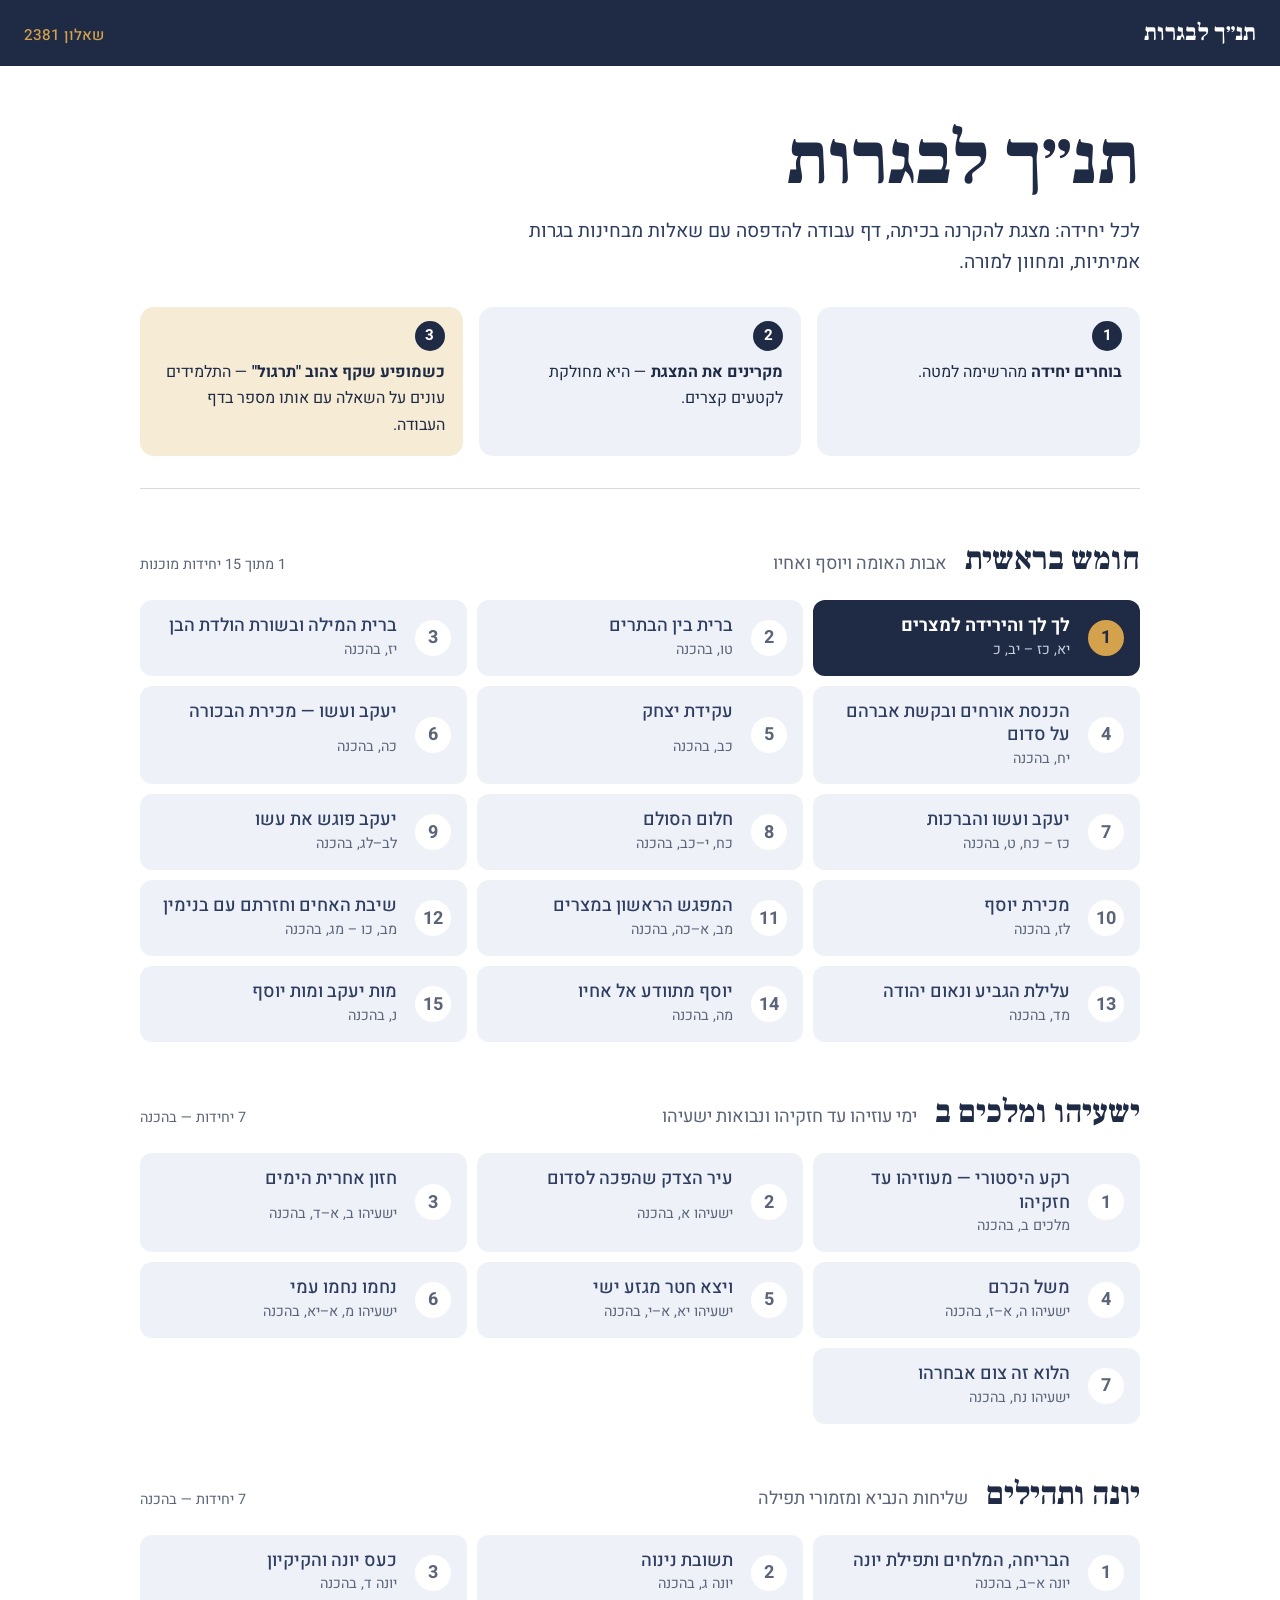
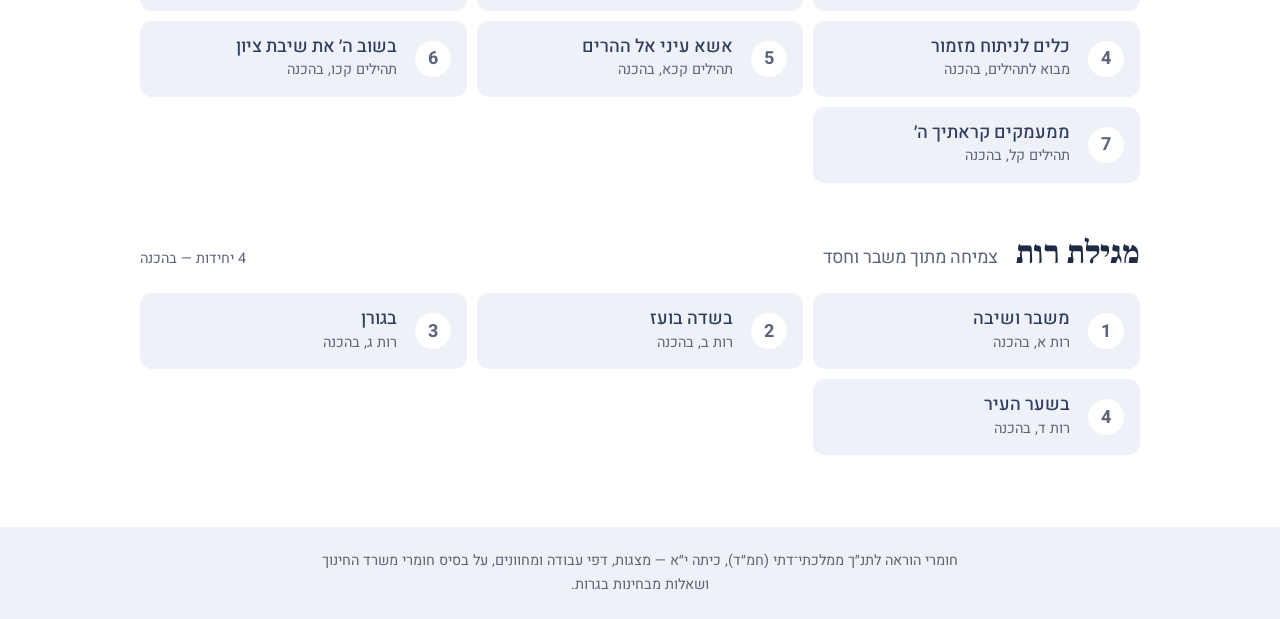
<file: index.html>
<!doctype html>
<html lang="he" dir="rtl">
<head>
<meta charset="utf-8">
<meta name="viewport" content="width=device-width, initial-scale=1">
<title>תנ״ך לבגרות — שאלון 2381 | מצגות ודפי עבודה לכיתה י״א</title>
<meta name="description" content="מצגות, דפי עבודה ומחוונים לתנ״ך חמ״ד כיתה י״א (שאלון 2381): בראשית, ישעיהו ומלכים ב, יונה ותהילים, מגילת רות — עם שאלות מבחינות בגרות.">
<link rel="canonical" href="https://nisan1234-afk.github.io/tanach/">
<meta property="og:title" content="תנ״ך לבגרות — שאלון 2381 | מצגות ודפי עבודה לכיתה י״א">
<meta property="og:description" content="מצגות, דפי עבודה ומחוונים לתנ״ך חמ״ד כיתה י״א (שאלון 2381): בראשית, ישעיהו ומלכים ב, יונה ותהילים, מגילת רות — עם שאלות מבחינות בגרות.">
<meta property="og:type" content="website">
<meta property="og:locale" content="he_IL">
<link rel="preconnect" href="https://fonts.googleapis.com">
<link rel="preconnect" href="https://fonts.gstatic.com" crossorigin>
<link href="https://fonts.googleapis.com/css2?family=Frank+Ruhl+Libre:wght@500;700;900&family=Heebo:wght@400;500;700&display=swap" rel="stylesheet">
<link rel="stylesheet" href="assets/style.css">
</head>
<body>
<header class="top"><a class="brand" href="index.html">תנ״ך לבגרות</a><span class="code">שאלון 2381</span></header>
<main>

<section class="hero">
  <h1>תנ״ך לבגרות</h1>
  <p class="lead">לכל יחידה: מצגת להקרנה בכיתה, דף עבודה להדפסה עם שאלות מבחינות בגרות אמיתיות, ומחוון למורה.</p>
  <ol class="how">
    <li><strong>בוחרים יחידה</strong> מהרשימה למטה.</li>
    <li><strong>מקרינים את המצגת</strong> — היא מחולקת לקטעים קצרים.</li>
    <li><strong>כשמופיע שקף צהוב "תרגול"</strong> — התלמידים עונים על השאלה עם אותו מספר בדף העבודה.</li>
  </ol>
</section>
<section class="book" id="bereshit">
  <div class="book-head"><h2>חומש בראשית</h2><p>אבות האומה ויוסף ואחיו</p><p class="count">1 מתוך 15 יחידות מוכנות</p></div>
  <ol class="units"><li class="unit ready"><a href="bereshit/01/index.html"><span class="num">1</span><span class="t">לך לך והירידה למצרים</span><span class="r">יא, כז – יב, כ</span></a></li><li class="unit soon"><span class="num">2</span><span class="t">ברית בין הבתרים</span><span class="r">טו, בהכנה</span></li><li class="unit soon"><span class="num">3</span><span class="t">ברית המילה ובשורת הולדת הבן</span><span class="r">יז, בהכנה</span></li><li class="unit soon"><span class="num">4</span><span class="t">הכנסת אורחים ובקשת אברהם על סדום</span><span class="r">יח, בהכנה</span></li><li class="unit soon"><span class="num">5</span><span class="t">עקידת יצחק</span><span class="r">כב, בהכנה</span></li><li class="unit soon"><span class="num">6</span><span class="t">יעקב ועשו — מכירת הבכורה</span><span class="r">כה, בהכנה</span></li><li class="unit soon"><span class="num">7</span><span class="t">יעקב ועשו והברכות</span><span class="r">כז – כח, ט, בהכנה</span></li><li class="unit soon"><span class="num">8</span><span class="t">חלום הסולם</span><span class="r">כח, י–כב, בהכנה</span></li><li class="unit soon"><span class="num">9</span><span class="t">יעקב פוגש את עשו</span><span class="r">לב–לג, בהכנה</span></li><li class="unit soon"><span class="num">10</span><span class="t">מכירת יוסף</span><span class="r">לז, בהכנה</span></li><li class="unit soon"><span class="num">11</span><span class="t">המפגש הראשון במצרים</span><span class="r">מב, א–כה, בהכנה</span></li><li class="unit soon"><span class="num">12</span><span class="t">שיבת האחים וחזרתם עם בנימין</span><span class="r">מב, כו – מג, בהכנה</span></li><li class="unit soon"><span class="num">13</span><span class="t">עלילת הגביע ונאום יהודה</span><span class="r">מד, בהכנה</span></li><li class="unit soon"><span class="num">14</span><span class="t">יוסף מתוודע אל אחיו</span><span class="r">מה, בהכנה</span></li><li class="unit soon"><span class="num">15</span><span class="t">מות יעקב ומות יוסף</span><span class="r">נ, בהכנה</span></li></ol>
</section>
<section class="book" id="yeshayahu">
  <div class="book-head"><h2>ישעיהו ומלכים ב</h2><p>ימי עוזיהו עד חזקיהו ונבואות ישעיהו</p><p class="count">7 יחידות — בהכנה</p></div>
  <ol class="units"><li class="unit soon"><span class="num">1</span><span class="t">רקע היסטורי — מעוזיהו עד חזקיהו</span><span class="r">מלכים ב, בהכנה</span></li><li class="unit soon"><span class="num">2</span><span class="t">עיר הצדק שהפכה לסדום</span><span class="r">ישעיהו א, בהכנה</span></li><li class="unit soon"><span class="num">3</span><span class="t">חזון אחרית הימים</span><span class="r">ישעיהו ב, א–ד, בהכנה</span></li><li class="unit soon"><span class="num">4</span><span class="t">משל הכרם</span><span class="r">ישעיהו ה, א–ז, בהכנה</span></li><li class="unit soon"><span class="num">5</span><span class="t">ויצא חטר מגזע ישי</span><span class="r">ישעיהו יא, א–י, בהכנה</span></li><li class="unit soon"><span class="num">6</span><span class="t">נחמו נחמו עמי</span><span class="r">ישעיהו מ, א–יא, בהכנה</span></li><li class="unit soon"><span class="num">7</span><span class="t">הלוא זה צום אבחרהו</span><span class="r">ישעיהו נח, בהכנה</span></li></ol>
</section>
<section class="book" id="yona-tehilim">
  <div class="book-head"><h2>יונה ותהילים</h2><p>שליחות הנביא ומזמורי תפילה</p><p class="count">7 יחידות — בהכנה</p></div>
  <ol class="units"><li class="unit soon"><span class="num">1</span><span class="t">הבריחה, המלחים ותפילת יונה</span><span class="r">יונה א–ב, בהכנה</span></li><li class="unit soon"><span class="num">2</span><span class="t">תשובת נינוה</span><span class="r">יונה ג, בהכנה</span></li><li class="unit soon"><span class="num">3</span><span class="t">כעס יונה והקיקיון</span><span class="r">יונה ד, בהכנה</span></li><li class="unit soon"><span class="num">4</span><span class="t">כלים לניתוח מזמור</span><span class="r">מבוא לתהילים, בהכנה</span></li><li class="unit soon"><span class="num">5</span><span class="t">אשא עיני אל ההרים</span><span class="r">תהילים קכא, בהכנה</span></li><li class="unit soon"><span class="num">6</span><span class="t">בשוב ה׳ את שיבת ציון</span><span class="r">תהילים קכו, בהכנה</span></li><li class="unit soon"><span class="num">7</span><span class="t">ממעמקים קראתיך ה׳</span><span class="r">תהילים קל, בהכנה</span></li></ol>
</section>
<section class="book" id="ruth">
  <div class="book-head"><h2>מגילת רות</h2><p>צמיחה מתוך משבר וחסד</p><p class="count">4 יחידות — בהכנה</p></div>
  <ol class="units"><li class="unit soon"><span class="num">1</span><span class="t">משבר ושיבה</span><span class="r">רות א, בהכנה</span></li><li class="unit soon"><span class="num">2</span><span class="t">בשדה בועז</span><span class="r">רות ב, בהכנה</span></li><li class="unit soon"><span class="num">3</span><span class="t">בגורן</span><span class="r">רות ג, בהכנה</span></li><li class="unit soon"><span class="num">4</span><span class="t">בשער העיר</span><span class="r">רות ד, בהכנה</span></li></ol>
</section>
</main>
<footer class="foot">
<p>חומרי הוראה לתנ״ך ממלכתי־דתי (חמ״ד), כיתה י״א — מצגות, דפי עבודה ומחוונים, על בסיס חומרי משרד החינוך ושאלות מבחינות בגרות.</p>
</footer>
</body>
</html>
</file>
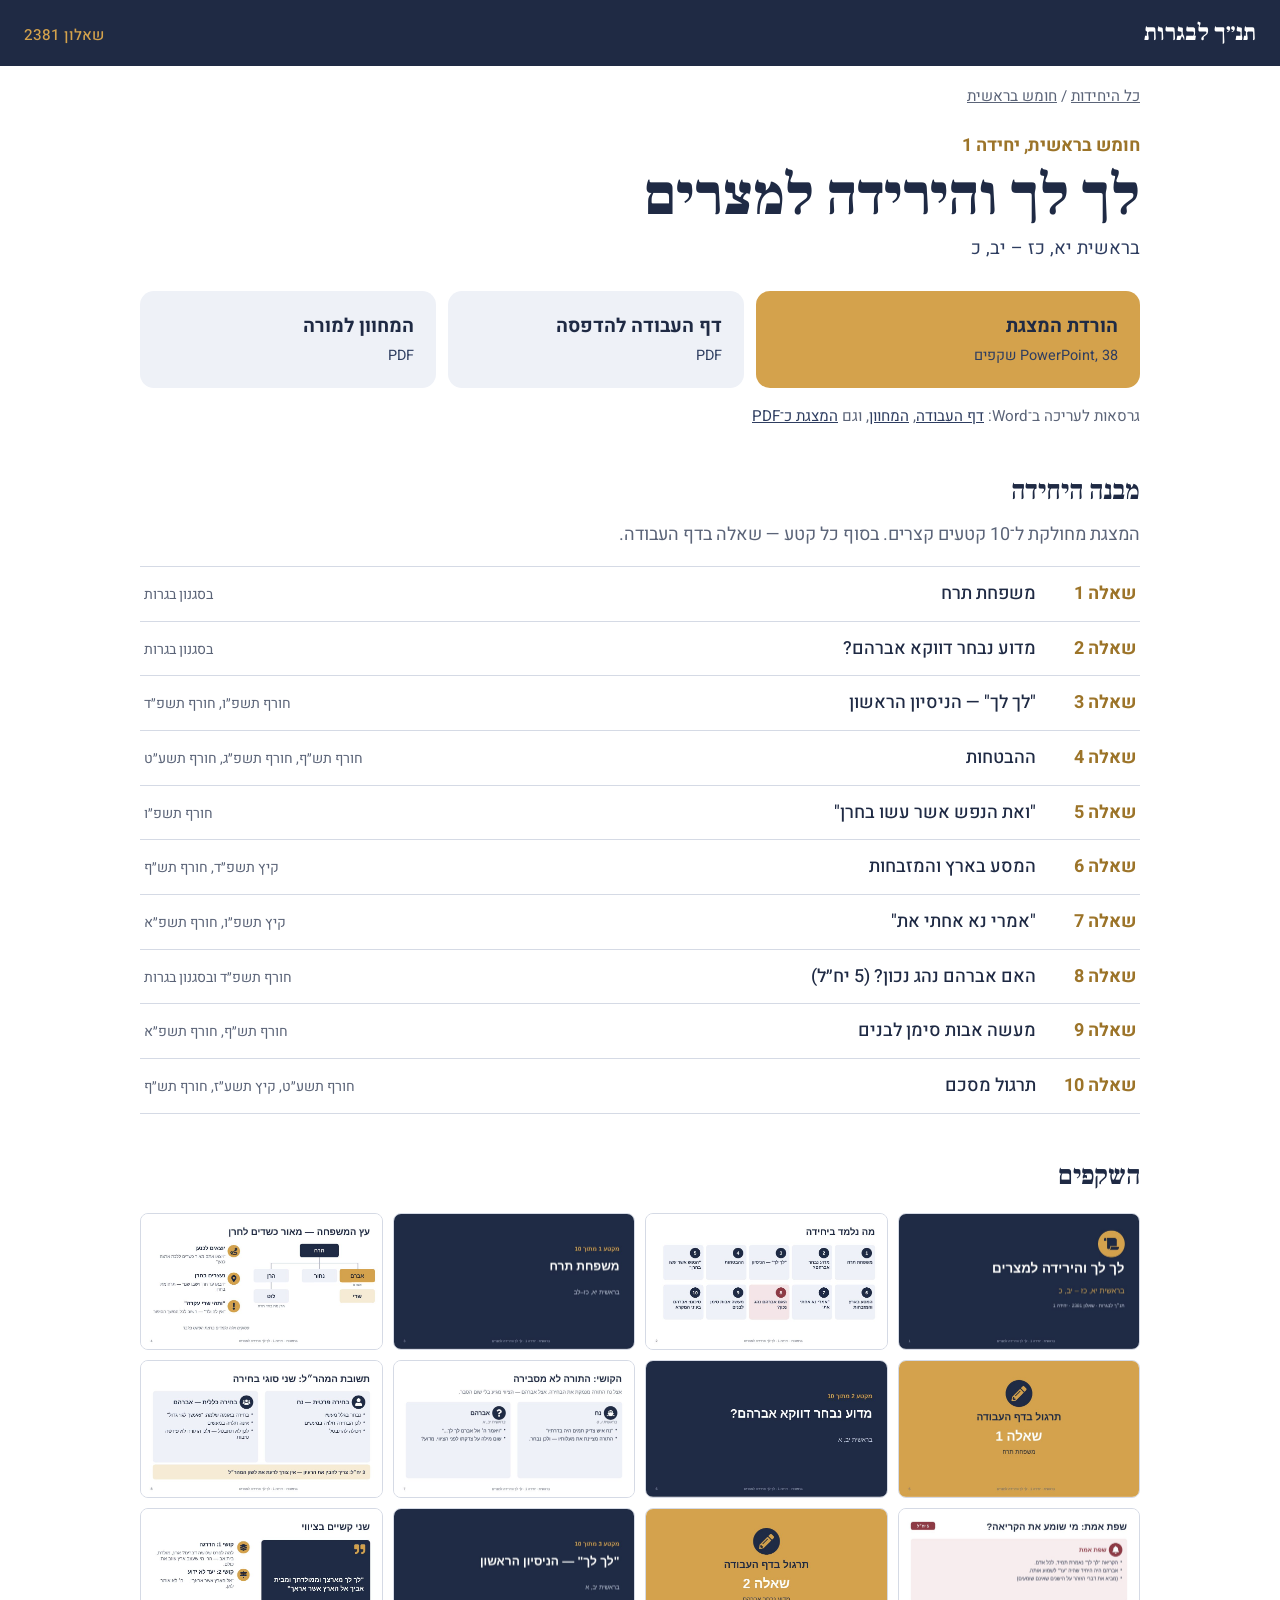
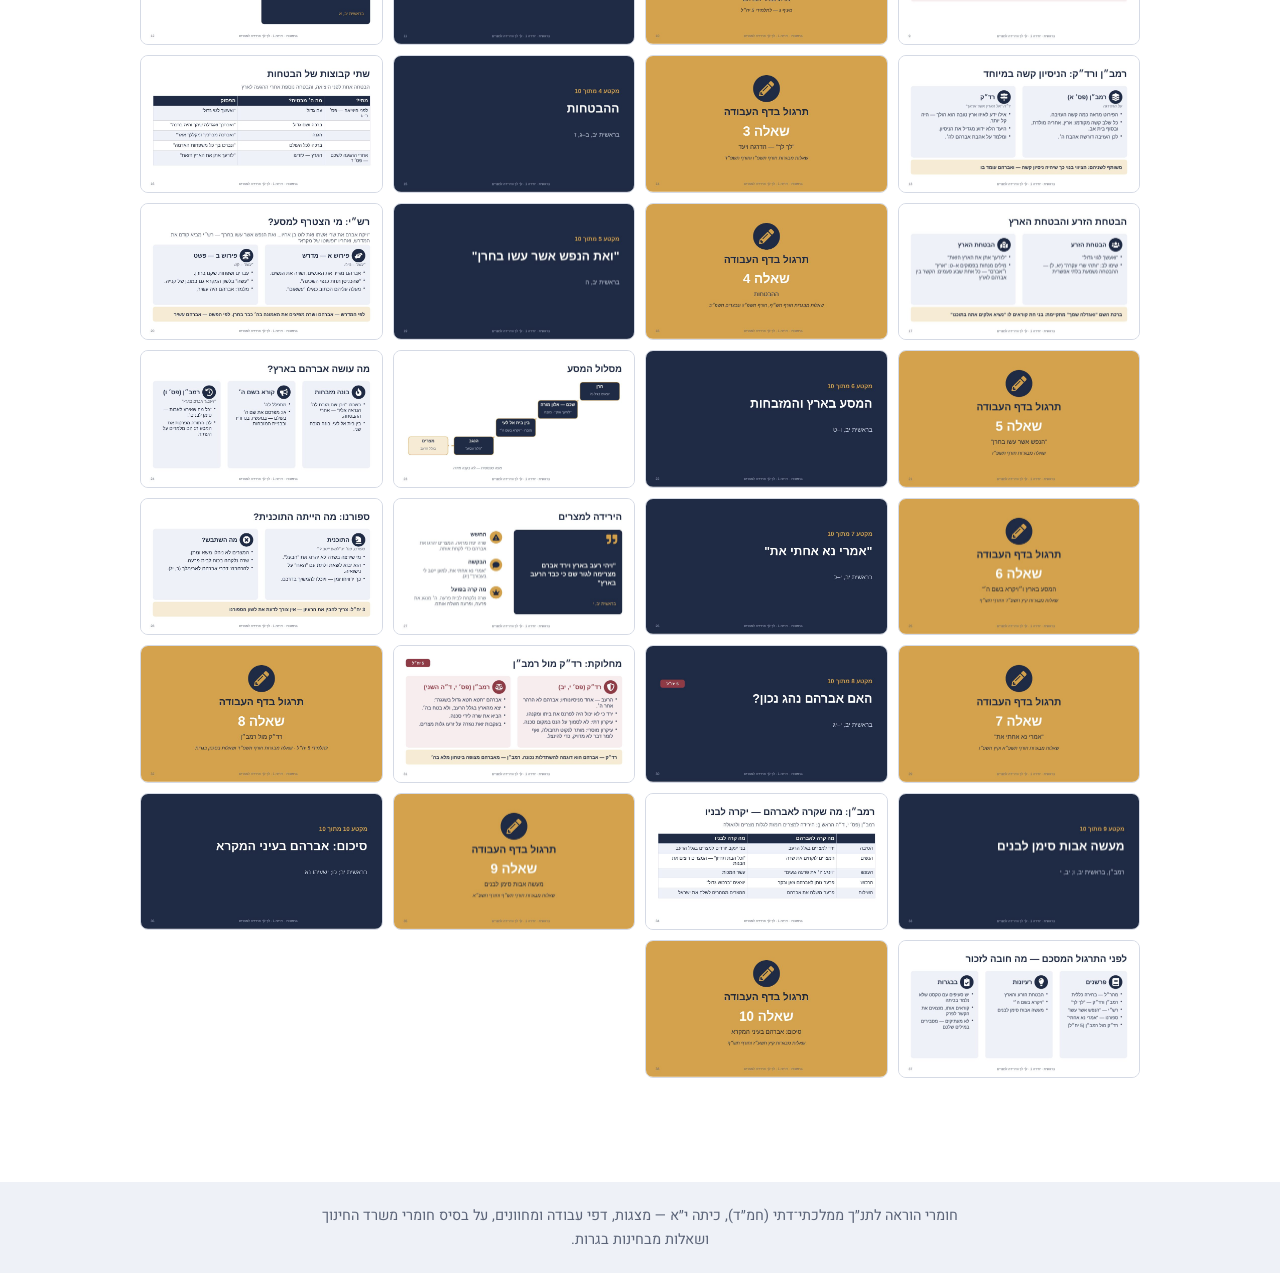
<file: bereshit/01/index.html>
<!doctype html>
<html lang="he" dir="rtl">
<head>
<meta charset="utf-8">
<meta name="viewport" content="width=device-width, initial-scale=1">
<title>לך לך והירידה למצרים — חומש בראשית יא, כז – יב, כ | תנ״ך לבגרות 2381</title>
<meta name="description" content="מצגת, דף עבודה ומחוון לחומש בראשית יא, כז – יב, כ (לך לך והירידה למצרים) — תנ״ך חמ״ד כיתה י״א, שאלון 2381, עם שאלות מבחינות בגרות.">
<link rel="canonical" href="https://nisan1234-afk.github.io/tanach/bereshit/01/">
<meta property="og:title" content="לך לך והירידה למצרים — חומש בראשית יא, כז – יב, כ | תנ״ך לבגרות 2381">
<meta property="og:description" content="מצגת, דף עבודה ומחוון לחומש בראשית יא, כז – יב, כ (לך לך והירידה למצרים) — תנ״ך חמ״ד כיתה י״א, שאלון 2381, עם שאלות מבחינות בגרות.">
<meta property="og:type" content="website">
<meta property="og:locale" content="he_IL">
<link rel="preconnect" href="https://fonts.googleapis.com">
<link rel="preconnect" href="https://fonts.gstatic.com" crossorigin>
<link href="https://fonts.googleapis.com/css2?family=Frank+Ruhl+Libre:wght@500;700;900&family=Heebo:wght@400;500;700&display=swap" rel="stylesheet">
<link rel="stylesheet" href="../../assets/style.css">
</head>
<body>
<header class="top"><a class="brand" href="../../index.html">תנ״ך לבגרות</a><span class="code">שאלון 2381</span></header>
<main>

<nav class="crumbs"><a href="../../index.html">כל היחידות</a> <span aria-hidden="true">/</span> <a href="../../index.html#bereshit">חומש בראשית</a></nav>
<section class="unit-hero">
  <p class="kicker">חומש בראשית, יחידה 1</p>
  <h1>לך לך והירידה למצרים</h1>
  <p class="ref">בראשית יא, כז – יב, כ</p>
</section>
<section class="downloads" aria-label="הורדות">
  <a class="dl main" href="bereshit-01-lech-lecha.pptx" download><span class="dl-t">הורדת המצגת</span><span class="dl-s">PowerPoint, 38 שקפים</span></a>
  <a class="dl" href="bereshit-01-lech-lecha-worksheet.pdf" target="_blank" rel="noopener"><span class="dl-t">דף העבודה להדפסה</span><span class="dl-s">PDF</span></a>
  <a class="dl" href="bereshit-01-lech-lecha-key.pdf" target="_blank" rel="noopener"><span class="dl-t">המחוון למורה</span><span class="dl-s">PDF</span></a>
  <p class="alt">גרסאות לעריכה ב־Word: <a href="bereshit-01-lech-lecha-worksheet.docx" download>דף העבודה</a>, <a href="bereshit-01-lech-lecha-key.docx" download>המחוון</a>, וגם <a href="bereshit-01-lech-lecha.pdf" target="_blank" rel="noopener">המצגת כ־PDF</a></p>
</section>
<section class="plan">
  <h2>מבנה היחידה</h2>
  <p>המצגת מחולקת ל־10 קטעים קצרים. בסוף כל קטע — שאלה בדף העבודה.</p>
  <ol class="segs"><li><span class="q">שאלה 1</span><span class="st">משפחת תרח</span><span class="src">בסגנון בגרות</span></li><li><span class="q">שאלה 2</span><span class="st">מדוע נבחר דווקא אברהם?</span><span class="src">בסגנון בגרות</span></li><li><span class="q">שאלה 3</span><span class="st">&quot;לך לך&quot; — הניסיון הראשון</span><span class="src">חורף תשפ״ו, חורף תשפ״ד</span></li><li><span class="q">שאלה 4</span><span class="st">ההבטחות</span><span class="src">חורף תש״ף, חורף תשפ״ג, חורף תשע״ט</span></li><li><span class="q">שאלה 5</span><span class="st">&quot;ואת הנפש אשר עשו בחרן&quot;</span><span class="src">חורף תשפ״ו</span></li><li><span class="q">שאלה 6</span><span class="st">המסע בארץ והמזבחות</span><span class="src">קיץ תשפ״ד, חורף תש״ף</span></li><li><span class="q">שאלה 7</span><span class="st">&quot;אמרי נא אחתי את&quot;</span><span class="src">קיץ תשפ״ו, חורף תשפ״א</span></li><li><span class="q">שאלה 8</span><span class="st">האם אברהם נהג נכון? (5 יח״ל)</span><span class="src">חורף תשפ״ד ובסגנון בגרות</span></li><li><span class="q">שאלה 9</span><span class="st">מעשה אבות סימן לבנים</span><span class="src">חורף תש״ף, חורף תשפ״א</span></li><li><span class="q">שאלה 10</span><span class="st">תרגול מסכם</span><span class="src">חורף תשע״ט, קיץ תשע״ז, חורף תש״ף</span></li></ol>
</section>
<section class="preview">
  <h2>השקפים</h2>
  <div class="grid"><a href="slides/s-01.jpg" target="_blank" rel="noopener"><img src="slides/s-01.jpg" alt="שקף 1" loading="lazy" width="960" height="540"></a><a href="slides/s-02.jpg" target="_blank" rel="noopener"><img src="slides/s-02.jpg" alt="שקף 2" loading="lazy" width="960" height="540"></a><a href="slides/s-03.jpg" target="_blank" rel="noopener"><img src="slides/s-03.jpg" alt="שקף 3" loading="lazy" width="960" height="540"></a><a href="slides/s-04.jpg" target="_blank" rel="noopener"><img src="slides/s-04.jpg" alt="שקף 4" loading="lazy" width="960" height="540"></a><a href="slides/s-05.jpg" target="_blank" rel="noopener"><img src="slides/s-05.jpg" alt="שקף 5" loading="lazy" width="960" height="540"></a><a href="slides/s-06.jpg" target="_blank" rel="noopener"><img src="slides/s-06.jpg" alt="שקף 6" loading="lazy" width="960" height="540"></a><a href="slides/s-07.jpg" target="_blank" rel="noopener"><img src="slides/s-07.jpg" alt="שקף 7" loading="lazy" width="960" height="540"></a><a href="slides/s-08.jpg" target="_blank" rel="noopener"><img src="slides/s-08.jpg" alt="שקף 8" loading="lazy" width="960" height="540"></a><a href="slides/s-09.jpg" target="_blank" rel="noopener"><img src="slides/s-09.jpg" alt="שקף 9" loading="lazy" width="960" height="540"></a><a href="slides/s-10.jpg" target="_blank" rel="noopener"><img src="slides/s-10.jpg" alt="שקף 10" loading="lazy" width="960" height="540"></a><a href="slides/s-11.jpg" target="_blank" rel="noopener"><img src="slides/s-11.jpg" alt="שקף 11" loading="lazy" width="960" height="540"></a><a href="slides/s-12.jpg" target="_blank" rel="noopener"><img src="slides/s-12.jpg" alt="שקף 12" loading="lazy" width="960" height="540"></a><a href="slides/s-13.jpg" target="_blank" rel="noopener"><img src="slides/s-13.jpg" alt="שקף 13" loading="lazy" width="960" height="540"></a><a href="slides/s-14.jpg" target="_blank" rel="noopener"><img src="slides/s-14.jpg" alt="שקף 14" loading="lazy" width="960" height="540"></a><a href="slides/s-15.jpg" target="_blank" rel="noopener"><img src="slides/s-15.jpg" alt="שקף 15" loading="lazy" width="960" height="540"></a><a href="slides/s-16.jpg" target="_blank" rel="noopener"><img src="slides/s-16.jpg" alt="שקף 16" loading="lazy" width="960" height="540"></a><a href="slides/s-17.jpg" target="_blank" rel="noopener"><img src="slides/s-17.jpg" alt="שקף 17" loading="lazy" width="960" height="540"></a><a href="slides/s-18.jpg" target="_blank" rel="noopener"><img src="slides/s-18.jpg" alt="שקף 18" loading="lazy" width="960" height="540"></a><a href="slides/s-19.jpg" target="_blank" rel="noopener"><img src="slides/s-19.jpg" alt="שקף 19" loading="lazy" width="960" height="540"></a><a href="slides/s-20.jpg" target="_blank" rel="noopener"><img src="slides/s-20.jpg" alt="שקף 20" loading="lazy" width="960" height="540"></a><a href="slides/s-21.jpg" target="_blank" rel="noopener"><img src="slides/s-21.jpg" alt="שקף 21" loading="lazy" width="960" height="540"></a><a href="slides/s-22.jpg" target="_blank" rel="noopener"><img src="slides/s-22.jpg" alt="שקף 22" loading="lazy" width="960" height="540"></a><a href="slides/s-23.jpg" target="_blank" rel="noopener"><img src="slides/s-23.jpg" alt="שקף 23" loading="lazy" width="960" height="540"></a><a href="slides/s-24.jpg" target="_blank" rel="noopener"><img src="slides/s-24.jpg" alt="שקף 24" loading="lazy" width="960" height="540"></a><a href="slides/s-25.jpg" target="_blank" rel="noopener"><img src="slides/s-25.jpg" alt="שקף 25" loading="lazy" width="960" height="540"></a><a href="slides/s-26.jpg" target="_blank" rel="noopener"><img src="slides/s-26.jpg" alt="שקף 26" loading="lazy" width="960" height="540"></a><a href="slides/s-27.jpg" target="_blank" rel="noopener"><img src="slides/s-27.jpg" alt="שקף 27" loading="lazy" width="960" height="540"></a><a href="slides/s-28.jpg" target="_blank" rel="noopener"><img src="slides/s-28.jpg" alt="שקף 28" loading="lazy" width="960" height="540"></a><a href="slides/s-29.jpg" target="_blank" rel="noopener"><img src="slides/s-29.jpg" alt="שקף 29" loading="lazy" width="960" height="540"></a><a href="slides/s-30.jpg" target="_blank" rel="noopener"><img src="slides/s-30.jpg" alt="שקף 30" loading="lazy" width="960" height="540"></a><a href="slides/s-31.jpg" target="_blank" rel="noopener"><img src="slides/s-31.jpg" alt="שקף 31" loading="lazy" width="960" height="540"></a><a href="slides/s-32.jpg" target="_blank" rel="noopener"><img src="slides/s-32.jpg" alt="שקף 32" loading="lazy" width="960" height="540"></a><a href="slides/s-33.jpg" target="_blank" rel="noopener"><img src="slides/s-33.jpg" alt="שקף 33" loading="lazy" width="960" height="540"></a><a href="slides/s-34.jpg" target="_blank" rel="noopener"><img src="slides/s-34.jpg" alt="שקף 34" loading="lazy" width="960" height="540"></a><a href="slides/s-35.jpg" target="_blank" rel="noopener"><img src="slides/s-35.jpg" alt="שקף 35" loading="lazy" width="960" height="540"></a><a href="slides/s-36.jpg" target="_blank" rel="noopener"><img src="slides/s-36.jpg" alt="שקף 36" loading="lazy" width="960" height="540"></a><a href="slides/s-37.jpg" target="_blank" rel="noopener"><img src="slides/s-37.jpg" alt="שקף 37" loading="lazy" width="960" height="540"></a><a href="slides/s-38.jpg" target="_blank" rel="noopener"><img src="slides/s-38.jpg" alt="שקף 38" loading="lazy" width="960" height="540"></a></div>
</section>
<nav class="pager"><span></span></nav>
</main>
<footer class="foot">
<p>חומרי הוראה לתנ״ך ממלכתי־דתי (חמ״ד), כיתה י״א — מצגות, דפי עבודה ומחוונים, על בסיס חומרי משרד החינוך ושאלות מבחינות בגרות.</p>
</footer>
</body>
</html>
</file>
<file: assets/style.css>
:root {
  --ink: #1F2A44;
  --ink-2: #2E3D60;
  --gold: #D4A24C;
  --gold-deep: #9C7429;
  --gold-soft: #F6EBD5;
  --tint: #EEF1F7;
  --line: #D5DAE5;
  --muted: #5B6478;
  --paper: #FFFFFF;
  --five: #8E3B46;
  --serif: "Frank Ruhl Libre", "Times New Roman", serif;
  --sans: "Heebo", Arial, sans-serif;
}
* { box-sizing: border-box; }
html { -webkit-text-size-adjust: 100%; }
body { margin: 0; background: var(--paper); color: var(--ink); font-family: var(--sans); font-size: 18px; line-height: 1.65; }
a { color: var(--ink); }
a:focus-visible, .dl:focus-visible { outline: 3px solid var(--gold); outline-offset: 3px; }
main { max-width: 1040px; margin: 0 auto; padding: 0 20px 64px; }

.top { background: var(--ink); color: #fff; display: flex; justify-content: space-between; align-items: baseline; padding: 14px 24px; }
.brand { color: #fff; text-decoration: none; font-family: var(--serif); font-weight: 900; font-size: 1.45rem; }
.code { color: var(--gold); font-weight: 500; font-size: .95rem; }

/* ---------- home ---------- */
.hero { padding: 56px 0 32px; border-bottom: 1px solid var(--line); margin-bottom: 8px; }
.hero h1 { font-family: var(--serif); font-weight: 900; font-size: clamp(2.6rem, 7vw, 4.6rem); line-height: 1.05; margin: 0 0 16px; }
.lead { font-size: 1.2rem; max-width: 34em; margin: 0 0 28px; color: var(--ink-2); }
.how { list-style: none; counter-reset: how; padding: 0; margin: 0; display: grid; grid-template-columns: repeat(3, 1fr); gap: 16px; }
.how li { counter-increment: how; background: var(--tint); border-radius: 14px; padding: 18px 18px 18px 18px; position: relative; padding-top: 52px; font-size: 1rem; }
.how li::before { content: counter(how); position: absolute; top: 14px; right: 18px; width: 30px; height: 30px; border-radius: 50%; background: var(--ink); color: #fff; font-weight: 700; display: grid; place-items: center; font-size: .95rem; }
.how li:nth-child(3) { background: var(--gold-soft); }

.book { padding: 36px 0 8px; }
.book-head { display: flex; flex-wrap: wrap; align-items: baseline; gap: 6px 18px; margin-bottom: 14px; }
.book-head h2 { font-family: var(--serif); font-weight: 900; font-size: 2rem; margin: 0; }
.book-head p { margin: 0; color: var(--muted); }
.book-head .count { margin-inline-start: auto; font-size: .9rem; }
.units { list-style: none; padding: 0; margin: 0; display: grid; grid-template-columns: repeat(auto-fill, minmax(290px, 1fr)); gap: 10px; }
.unit > a, .unit.soon { display: grid; grid-template-columns: 42px 1fr; grid-template-rows: auto auto; column-gap: 12px; padding: 14px 16px; border-radius: 12px; text-decoration: none; min-height: 76px; }
.unit .num { grid-row: span 2; width: 36px; height: 36px; border-radius: 50%; display: grid; place-items: center; font-weight: 700; align-self: center; }
.unit .t { font-weight: 700; line-height: 1.3; }
.unit .r { color: var(--muted); font-size: .9rem; }
.unit.ready > a { background: var(--ink); color: #fff; transition: background .15s; }
.unit.ready > a:hover { background: var(--ink-2); }
.unit.ready .num { background: var(--gold); color: var(--ink); }
.unit.ready .r { color: #C9D0E0; }
.unit.soon { background: var(--tint); color: var(--muted); position: relative; }
.unit.soon .num { background: #fff; color: var(--muted); }
.unit.soon .t { color: var(--ink-2); font-weight: 500; }
.unit .tag { position: absolute; top: 10px; left: 12px; font-size: .75rem; color: var(--muted); }

/* ---------- unit ---------- */
.crumbs { padding: 18px 0 0; font-size: .95rem; color: var(--muted); }
.crumbs a { color: var(--muted); }
.unit-hero { padding: 22px 0 26px; }
.kicker { margin: 0; color: var(--gold-deep); font-weight: 700; }
.unit-hero h1 { font-family: var(--serif); font-weight: 900; font-size: clamp(2.2rem, 6vw, 3.6rem); line-height: 1.1; margin: 4px 0 6px; }
.unit-hero .ref { margin: 0; font-size: 1.15rem; color: var(--ink-2); }

.downloads { display: grid; grid-template-columns: 1.3fr 1fr 1fr; gap: 12px; }
.dl { display: flex; flex-direction: column; justify-content: center; gap: 2px; padding: 20px 22px; border-radius: 14px; text-decoration: none; background: var(--tint); min-height: 96px; }
.dl:hover { background: #E2E7F1; }
.dl.main { background: var(--gold); }
.dl.main:hover { background: #C99640; }
.dl-t { font-weight: 700; font-size: 1.2rem; }
.dl-s { font-size: .9rem; color: var(--ink-2); }
.alt { grid-column: 1 / -1; margin: 4px 0 0; font-size: .95rem; color: var(--muted); }
.alt a { color: var(--ink-2); }

.plan, .preview { padding-top: 40px; }
.plan h2, .preview h2 { font-family: var(--serif); font-weight: 700; font-size: 1.7rem; margin: 0 0 6px; }
.plan > p { margin: 0 0 16px; color: var(--muted); }
.segs { list-style: none; padding: 0; margin: 0; border-top: 1px solid var(--line); }
.segs li { display: grid; grid-template-columns: 88px 1fr auto; gap: 12px; align-items: baseline; padding: 12px 4px; border-bottom: 1px solid var(--line); }
.segs .q { font-weight: 700; color: var(--gold-deep); }
.segs .st { font-weight: 500; }
.segs .src { font-size: .88rem; color: var(--muted); text-align: left; }

.grid { display: grid; grid-template-columns: repeat(auto-fill, minmax(220px, 1fr)); gap: 10px; margin-top: 14px; }
.grid a { display: block; border-radius: 8px; overflow: hidden; border: 1px solid var(--line); }
.grid img { display: block; width: 100%; height: auto; }

.pager { display: flex; justify-content: space-between; gap: 12px; padding-top: 40px; }
.pager a { font-weight: 500; }

.foot { background: var(--tint); color: var(--muted); font-size: .9rem; padding: 22px 24px; text-align: center; }
.foot p { max-width: 46em; margin: 0 auto; }

@media (max-width: 760px) {
  body { font-size: 17px; }
  .how { grid-template-columns: 1fr; }
  .downloads { grid-template-columns: 1fr; }
  .segs li { grid-template-columns: 74px 1fr; }
  .segs .src { grid-column: 2; text-align: right; }
  .book-head .count { margin-inline-start: 0; width: 100%; }
}
@media (prefers-reduced-motion: reduce) { * { transition: none !important; } }
</file>
